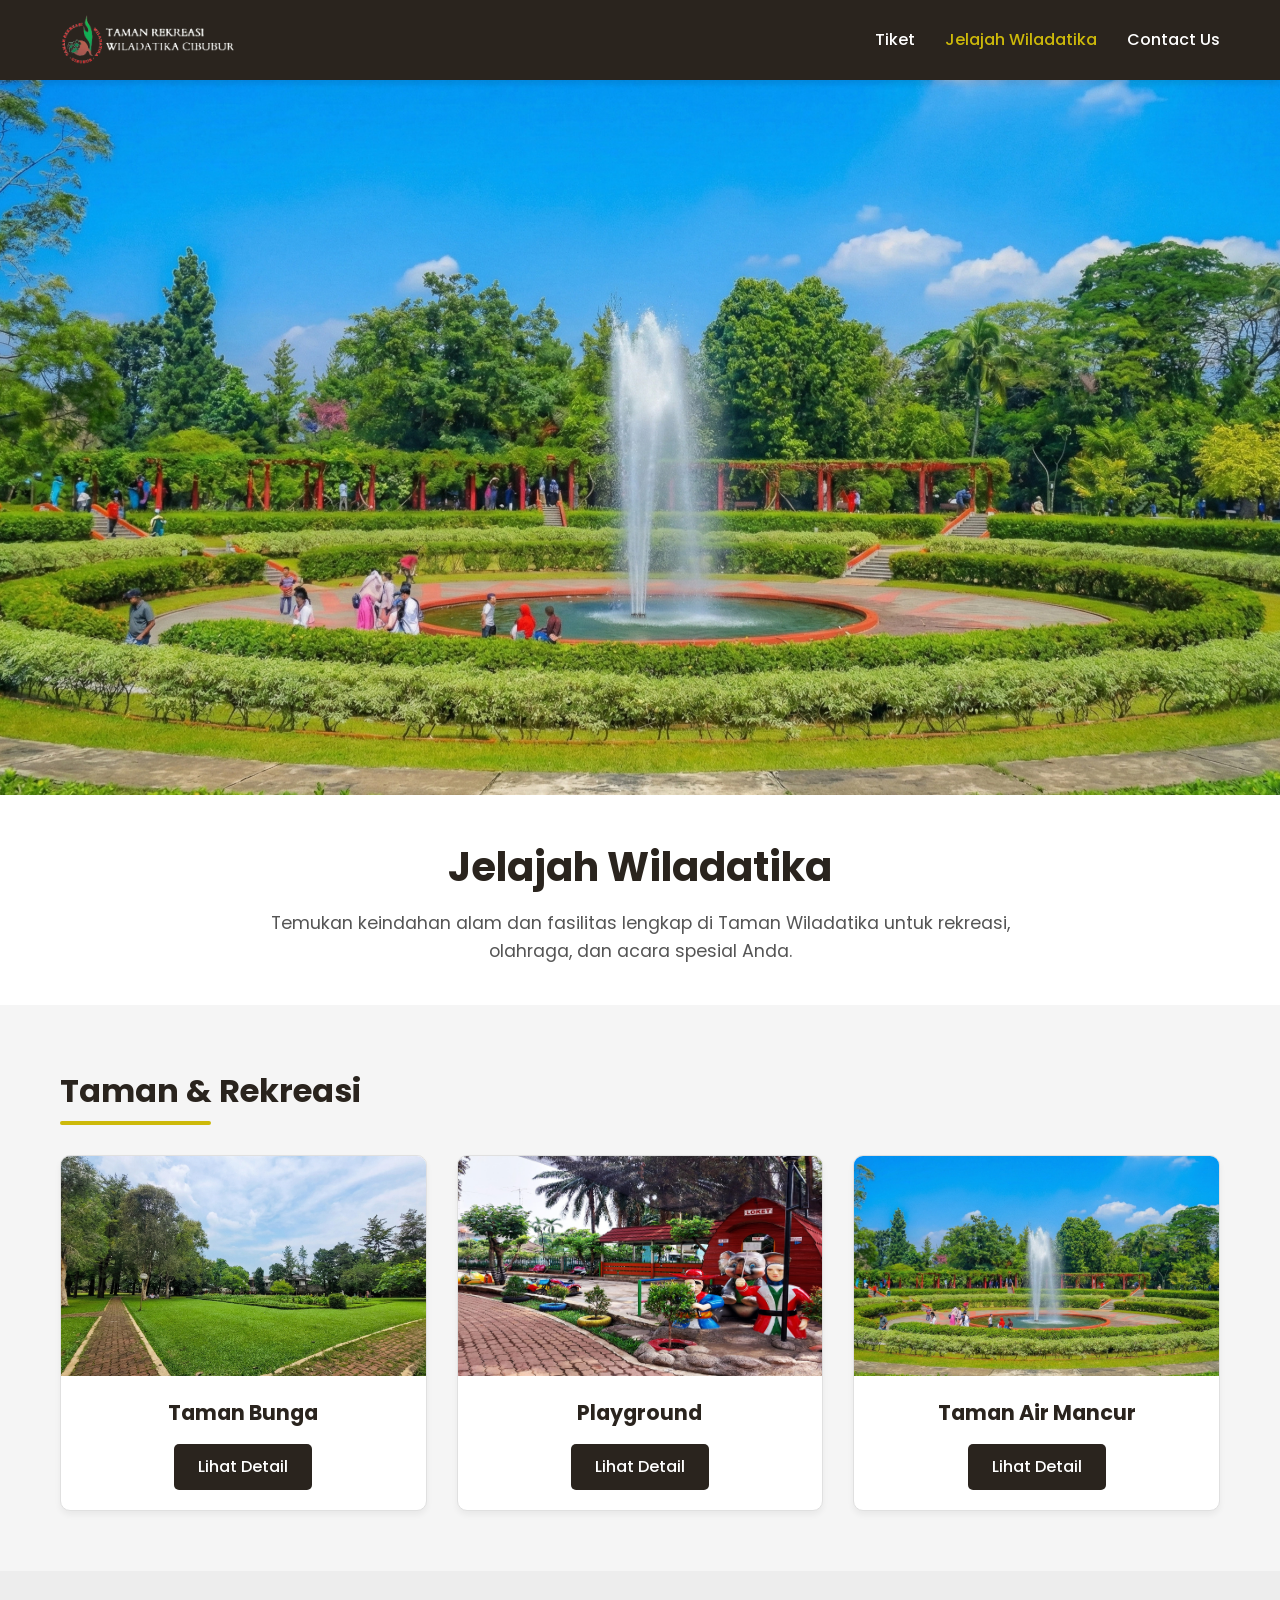
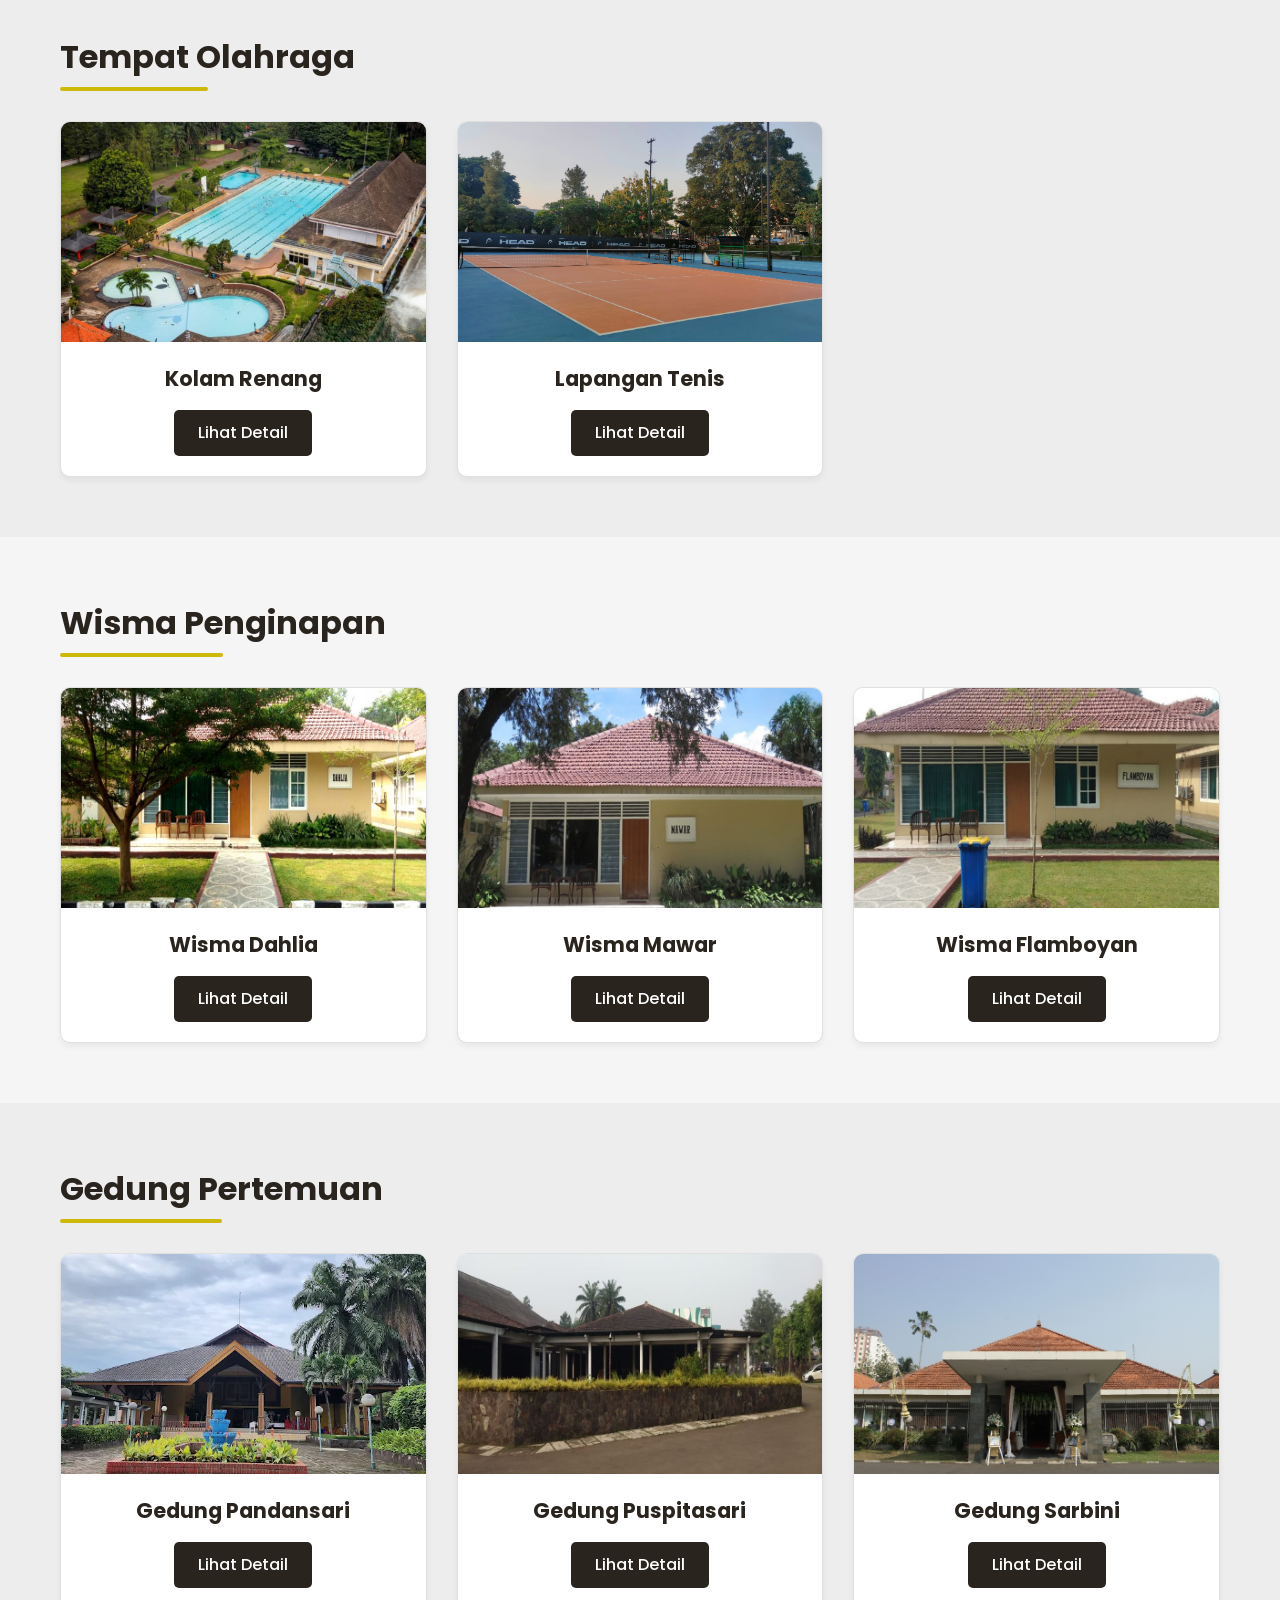
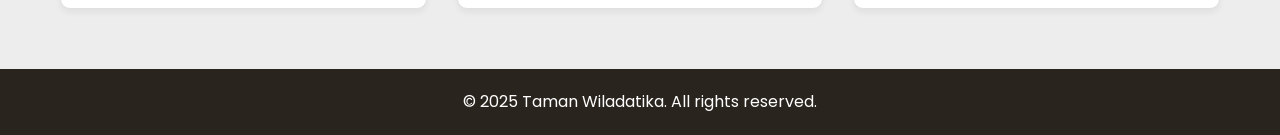
<file: index.html>
<!DOCTYPE html>
<html lang="id">
<head>
    <meta charset="UTF-8">
    <meta name="viewport" content="width=device-width, initial-scale=1.0">
    <title>Jelajah Wiladatika</title>
    <link rel="preconnect" href="https://fonts.googleapis.com">
    <link rel="preconnect" href="https://fonts.gstatic.com" crossorigin>
    <link href="https://fonts.googleapis.com/css2?family=Poppins:wght@300;400;500;600;700&display=swap" rel="stylesheet">
    <link rel="stylesheet" href="Stefanus/css/css.css">
</head>
<body>

    <header class="site-header">
        <div class="container header-container">
            <div class="logo">
                <a href="index.html">
                    <img src="Stefanus/images/logo.png" alt="WILADATIKA">
                </a>
            </div>
            <nav class="navigation">
                <ul>
                    <li><a href="Keidy/tiket.html">Tiket</a></li>
                    <li><a href="Stefanus/jelajah wiladatika.html" class="active">Jelajah Wiladatika</a></li>
                    <li><a href="#">Contact Us</a></li>
                </ul>
            </nav>
        </div>
    </header>

    <main>
        <div class="hero-wrapper">
            <img src="Stefanus/images/banner jelajah.jpg" alt="Banner Jelajah">
        </div>

        <section class="intro-section">
            <div class="container">
                <h1>Jelajah Wiladatika</h1>
                <p>Temukan keindahan alam dan fasilitas lengkap di Taman Wiladatika untuk rekreasi, olahraga, dan acara spesial Anda.</p>
            </div>
        </section>

        <section class="category-section">
            <div class="container">
                <h2 class="category-title">Taman & Rekreasi</h2>
                <div class="product-grid">
                    <article class="product-card">
                        <div class="card-image">
                            <img src="Stefanus/images/taman utama.jpg" alt="Taman Bunga">
                        </div>
                        <div class="card-info">
                            <h3>Taman Bunga</h3>
                            <a href="Stefanus/detail-taman-bunga.html" class="btn-detail">Lihat Detail</a>
                        </div>
                    </article>

                    <article class="product-card">
                        <div class="card-image">
                            <img src="Stefanus/images/playground.jpg" alt="Playground">
                        </div>
                        <div class="card-info">
                            <h3>Playground</h3>
                            <a href="#" class="btn-detail">Lihat Detail</a>
                        </div>
                    </article>

                    <article class="product-card">
                        <div class="card-image">
                            <img src="Stefanus/images/banner jelajah.jpg" alt="Taman Air Mancur">
                        </div>
                        <div class="card-info">
                            <h3>Taman Air Mancur</h3>
                            <a href="#" class="btn-detail">Lihat Detail</a>
                        </div>
                    </article>
                </div>
            </div>
        </section>

        <section class="category-section alt-bg">
            <div class="container">
                <h2 class="category-title">Tempat Olahraga</h2>
                <div class="product-grid">
                    <article class="product-card">
                        <div class="card-image">
                            <img src="Stefanus/images/kolam renang.jpg" alt="Kolam Renang">
                        </div>
                        <div class="card-info">
                            <h3>Kolam Renang</h3>
                            <a href="Stefanus/detail-olahraga.html" class="btn-detail">Lihat Detail</a>
                        </div>
                    </article>

                    <article class="product-card">
                        <div class="card-image">
                            <img src="Stefanus/images/lapangan tennis.jpg" alt="Lapangan Tenis">
                        </div>
                        <div class="card-info">
                            <h3>Lapangan Tenis</h3>
                            <a href="#" class="btn-detail">Lihat Detail</a>
                        </div>
                    </article>
                </div>
            </div>
        </section>

        <section class="category-section">
            <div class="container">
                <h2 class="category-title">Wisma Penginapan</h2>
                <div class="product-grid">
                    <article class="product-card">
                        <div class="card-image">
                            <img src="Stefanus/images/wisma dahlia.jpg" alt="Wisma Dahlia">
                        </div>
                        <div class="card-info">
                            <h3>Wisma Dahlia</h3>
                            <a href="Stefanus/detail-wisma.html" class="btn-detail">Lihat Detail</a>
                        </div>
                    </article>

                    <article class="product-card">
                        <div class="card-image">
                            <img src="Stefanus/images/wisma mawar.jpg" alt="Wisma Mawar">
                        </div>
                        <div class="card-info">
                            <h3>Wisma Mawar</h3>
                            <a href="#" class="btn-detail">Lihat Detail</a>
                        </div>
                    </article>
                    
                    <article class="product-card">
                        <div class="card-image">
                            <img src="Stefanus/images/wisma flamboyan.jpg" alt="Wisma Flamboyan">
                        </div>
                        <div class="card-info">
                            <h3>Wisma Flamboyan</h3>
                            <a href="#" class="btn-detail">Lihat Detail</a>
                        </div>
                    </article>
                </div>
            </div>
        </section>

        <section class="category-section alt-bg">
            <div class="container">
                <h2 class="category-title">Gedung Pertemuan</h2>
                <div class="product-grid">
                    <article class="product-card">
                        <div class="card-image">
                            <img src="Stefanus/images/pandansari.jpg" alt="Gedung Pandansari">
                        </div>
                        <div class="card-info">
                            <h3>Gedung Pandansari</h3>
                            <a href="Stefanus/detail-gedung.html" class="btn-detail">Lihat Detail</a>
                        </div>
                    </article>

                    <article class="product-card">
                        <div class="card-image">
                            <img src="Stefanus/images/puspitasari.jpg" alt="Gedung Puspitasari">
                        </div>
                        <div class="card-info">
                            <h3>Gedung Puspitasari</h3>
                            <a href="#" class="btn-detail">Lihat Detail</a>
                        </div>
                    </article>

                    <article class="product-card">
                        <div class="card-image">
                            <img src="Stefanus/images/sarbini.jpg" alt="Gedung Sarbini">
                        </div>
                        <div class="card-info">
                            <h3>Gedung Sarbini</h3>
                            <a href="#" class="btn-detail">Lihat Detail</a>
                        </div>
                    </article>
                </div>
            </div>
        </section>

    </main>

    <footer>
        <div class="container">
            <p>&copy; 2025 Taman Wiladatika. All rights reserved.</p>
        </div>
    </footer>

</body>

</html>
</file>
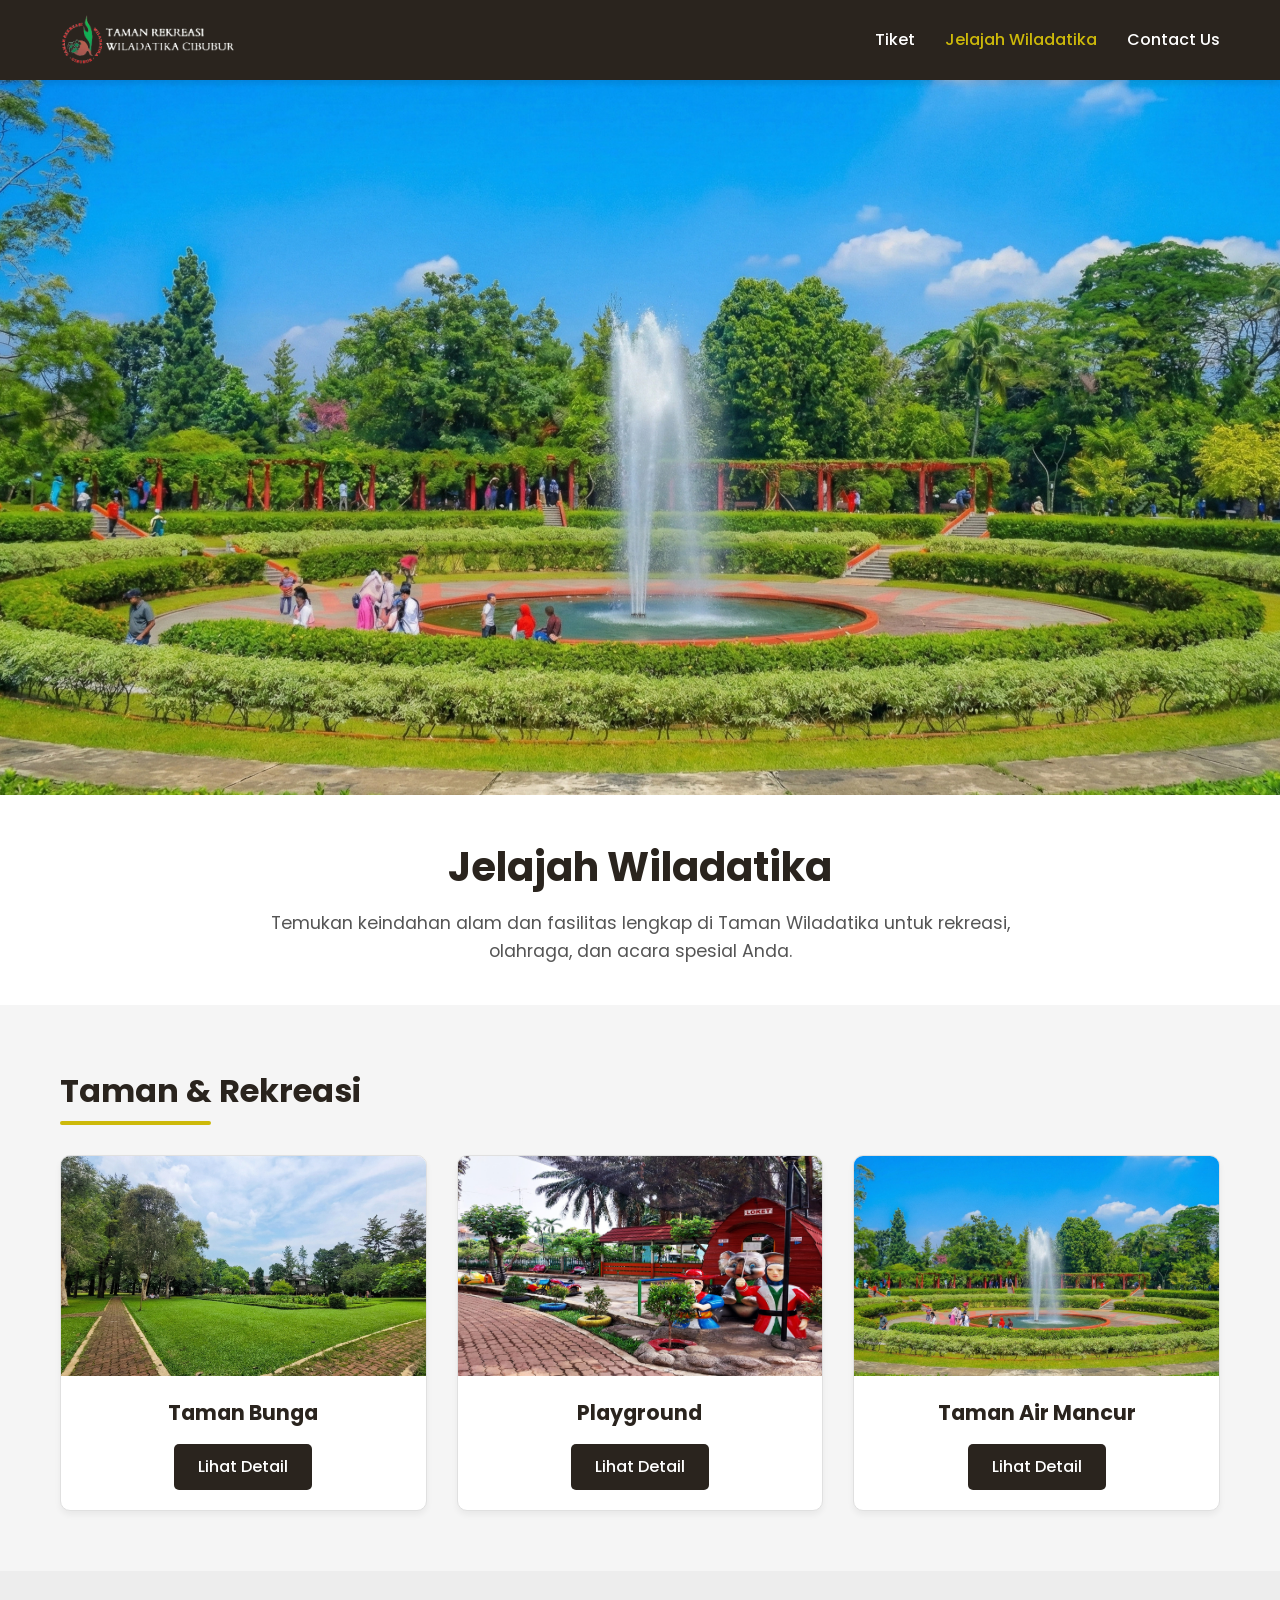
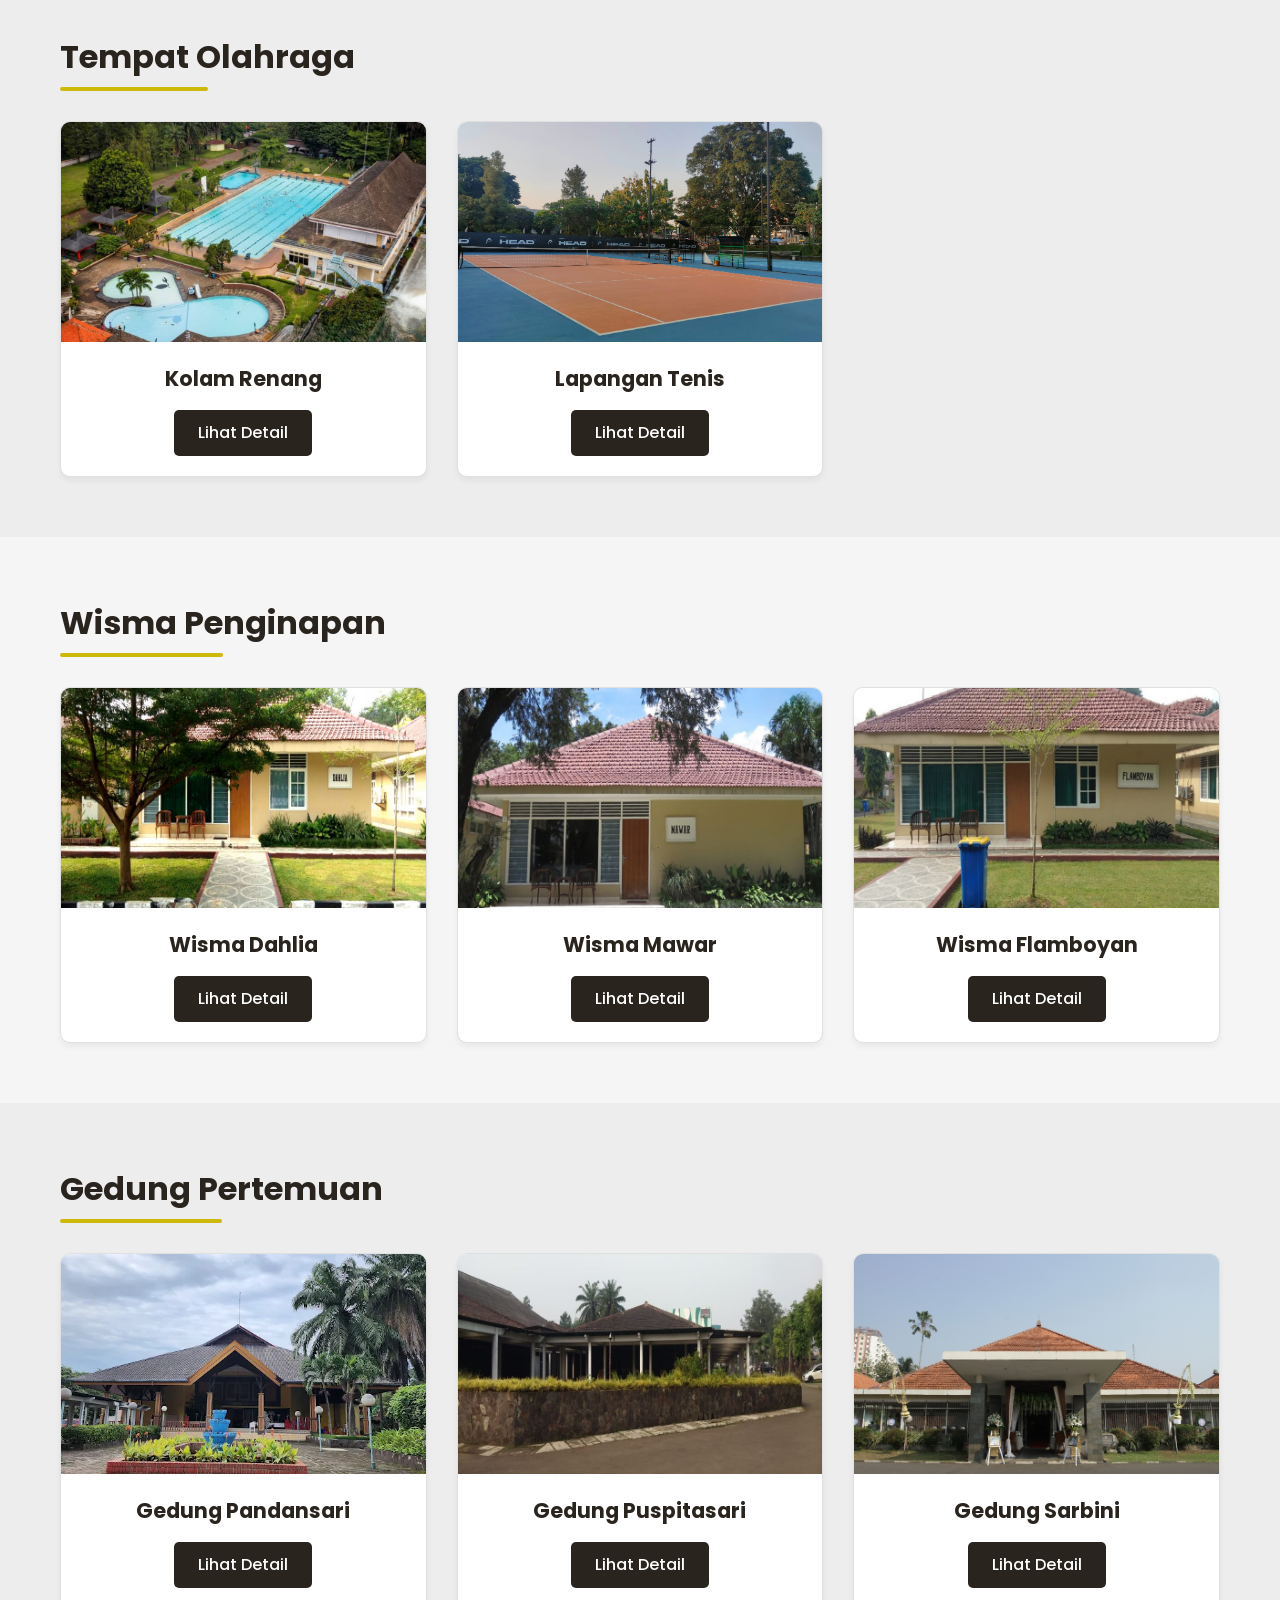
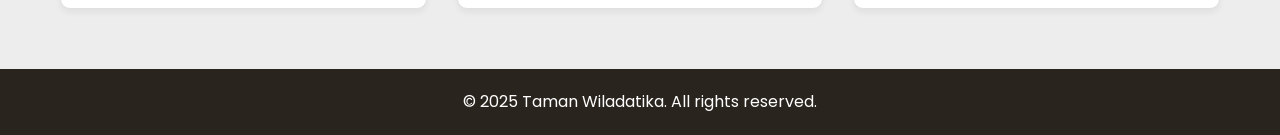
<file: Stefanus/index.html>
<!DOCTYPE html>
<html lang="id">
<head>
    <meta charset="UTF-8">
    <meta name="viewport" content="width=device-width, initial-scale=1.0">
    <title>Jelajah Wiladatika</title>
    <link rel="preconnect" href="https://fonts.googleapis.com">
    <link rel="preconnect" href="https://fonts.gstatic.com" crossorigin>
    <link href="https://fonts.googleapis.com/css2?family=Poppins:wght@300;400;500;600;700&display=swap" rel="stylesheet">
    <link rel="stylesheet" href="css/css.css">
</head>
<body>

    <header class="site-header">
        <div class="container header-container">
            <div class="logo">
                <a href="index.html">
                    <img src="images/logo.png" alt="WILADATIKA">
                </a>
            </div>
            <nav class="navigation">
                <ul>
                    <li><a href="../Keidy/tiket.html">Tiket</a></li>
                    <li><a href="jelajah wiladatika.html" class="active">Jelajah Wiladatika</a></li>
                    <li><a href="contact.html">Contact Us</a></li>
                </ul>
            </nav>
        </div>
    </header>

    <main>
        <div class="hero-wrapper">
            <img src="images/banner jelajah.jpg" alt="Banner Jelajah">
        </div>

        <section class="intro-section">
            <div class="container">
                <h1>Jelajah Wiladatika</h1>
                <p>Temukan keindahan alam dan fasilitas lengkap di Taman Wiladatika untuk rekreasi, olahraga, dan acara spesial Anda.</p>
            </div>
        </section>

        <section class="category-section">
            <div class="container">
                <h2 class="category-title">Taman & Rekreasi</h2>
                <div class="product-grid">
                    <article class="product-card">
                        <div class="card-image">
                            <img src="images/taman utama.jpg" alt="Taman Bunga">
                        </div>
                        <div class="card-info">
                            <h3>Taman Bunga</h3>
                            <a href="detail-taman-bunga.html" class="btn-detail">Lihat Detail</a>
                        </div>
                    </article>

                    <article class="product-card">
                        <div class="card-image">
                            <img src="images/playground.jpg" alt="Playground">
                        </div>
                        <div class="card-info">
                            <h3>Playground</h3>
                            <a href="#" class="btn-detail">Lihat Detail</a>
                        </div>
                    </article>

                    <article class="product-card">
                        <div class="card-image">
                            <img src="images/banner jelajah.jpg" alt="Taman Air Mancur">
                        </div>
                        <div class="card-info">
                            <h3>Taman Air Mancur</h3>
                            <a href="#" class="btn-detail">Lihat Detail</a>
                        </div>
                    </article>
                </div>
            </div>
        </section>

        <section class="category-section alt-bg">
            <div class="container">
                <h2 class="category-title">Tempat Olahraga</h2>
                <div class="product-grid">
                    <article class="product-card">
                        <div class="card-image">
                            <img src="images/kolam renang.jpg" alt="Kolam Renang">
                        </div>
                        <div class="card-info">
                            <h3>Kolam Renang</h3>
                            <a href="detail-olahraga.html" class="btn-detail">Lihat Detail</a>
                        </div>
                    </article>

                    <article class="product-card">
                        <div class="card-image">
                            <img src="images/lapangan tennis.jpg" alt="Lapangan Tenis">
                        </div>
                        <div class="card-info">
                            <h3>Lapangan Tenis</h3>
                            <a href="#" class="btn-detail">Lihat Detail</a>
                        </div>
                    </article>
                </div>
            </div>
        </section>

        <section class="category-section">
            <div class="container">
                <h2 class="category-title">Wisma Penginapan</h2>
                <div class="product-grid">
                    <article class="product-card">
                        <div class="card-image">
                            <img src="images/wisma dahlia.jpg" alt="Wisma Dahlia">
                        </div>
                        <div class="card-info">
                            <h3>Wisma Dahlia</h3>
                            <a href="detail-wisma.html" class="btn-detail">Lihat Detail</a>
                        </div>
                    </article>

                    <article class="product-card">
                        <div class="card-image">
                            <img src="images/wisma mawar.jpg" alt="Wisma Mawar">
                        </div>
                        <div class="card-info">
                            <h3>Wisma Mawar</h3>
                            <a href="#" class="btn-detail">Lihat Detail</a>
                        </div>
                    </article>
                    
                    <article class="product-card">
                        <div class="card-image">
                            <img src="images/wisma flamboyan.jpg" alt="Wisma Flamboyan">
                        </div>
                        <div class="card-info">
                            <h3>Wisma Flamboyan</h3>
                            <a href="#" class="btn-detail">Lihat Detail</a>
                        </div>
                    </article>
                </div>
            </div>
        </section>

        <section class="category-section alt-bg">
            <div class="container">
                <h2 class="category-title">Gedung Pertemuan</h2>
                <div class="product-grid">
                    <article class="product-card">
                        <div class="card-image">
                            <img src="images/pandansari.jpg" alt="Gedung Pandansari">
                        </div>
                        <div class="card-info">
                            <h3>Gedung Pandansari</h3>
                            <a href="detail-gedung.html" class="btn-detail">Lihat Detail</a>
                        </div>
                    </article>

                    <article class="product-card">
                        <div class="card-image">
                            <img src="images/puspitasari.jpg" alt="Gedung Puspitasari">
                        </div>
                        <div class="card-info">
                            <h3>Gedung Puspitasari</h3>
                            <a href="#" class="btn-detail">Lihat Detail</a>
                        </div>
                    </article>

                    <article class="product-card">
                        <div class="card-image">
                            <img src="images/sarbini.jpg" alt="Gedung Sarbini">
                        </div>
                        <div class="card-info">
                            <h3>Gedung Sarbini</h3>
                            <a href="#" class="btn-detail">Lihat Detail</a>
                        </div>
                    </article>
                </div>
            </div>
        </section>

    </main>

    <footer>
        <div class="container">
            <p>&copy; 2025 Taman Wiladatika. All rights reserved.</p>
        </div>
    </footer>

</body>
</html>
</file>
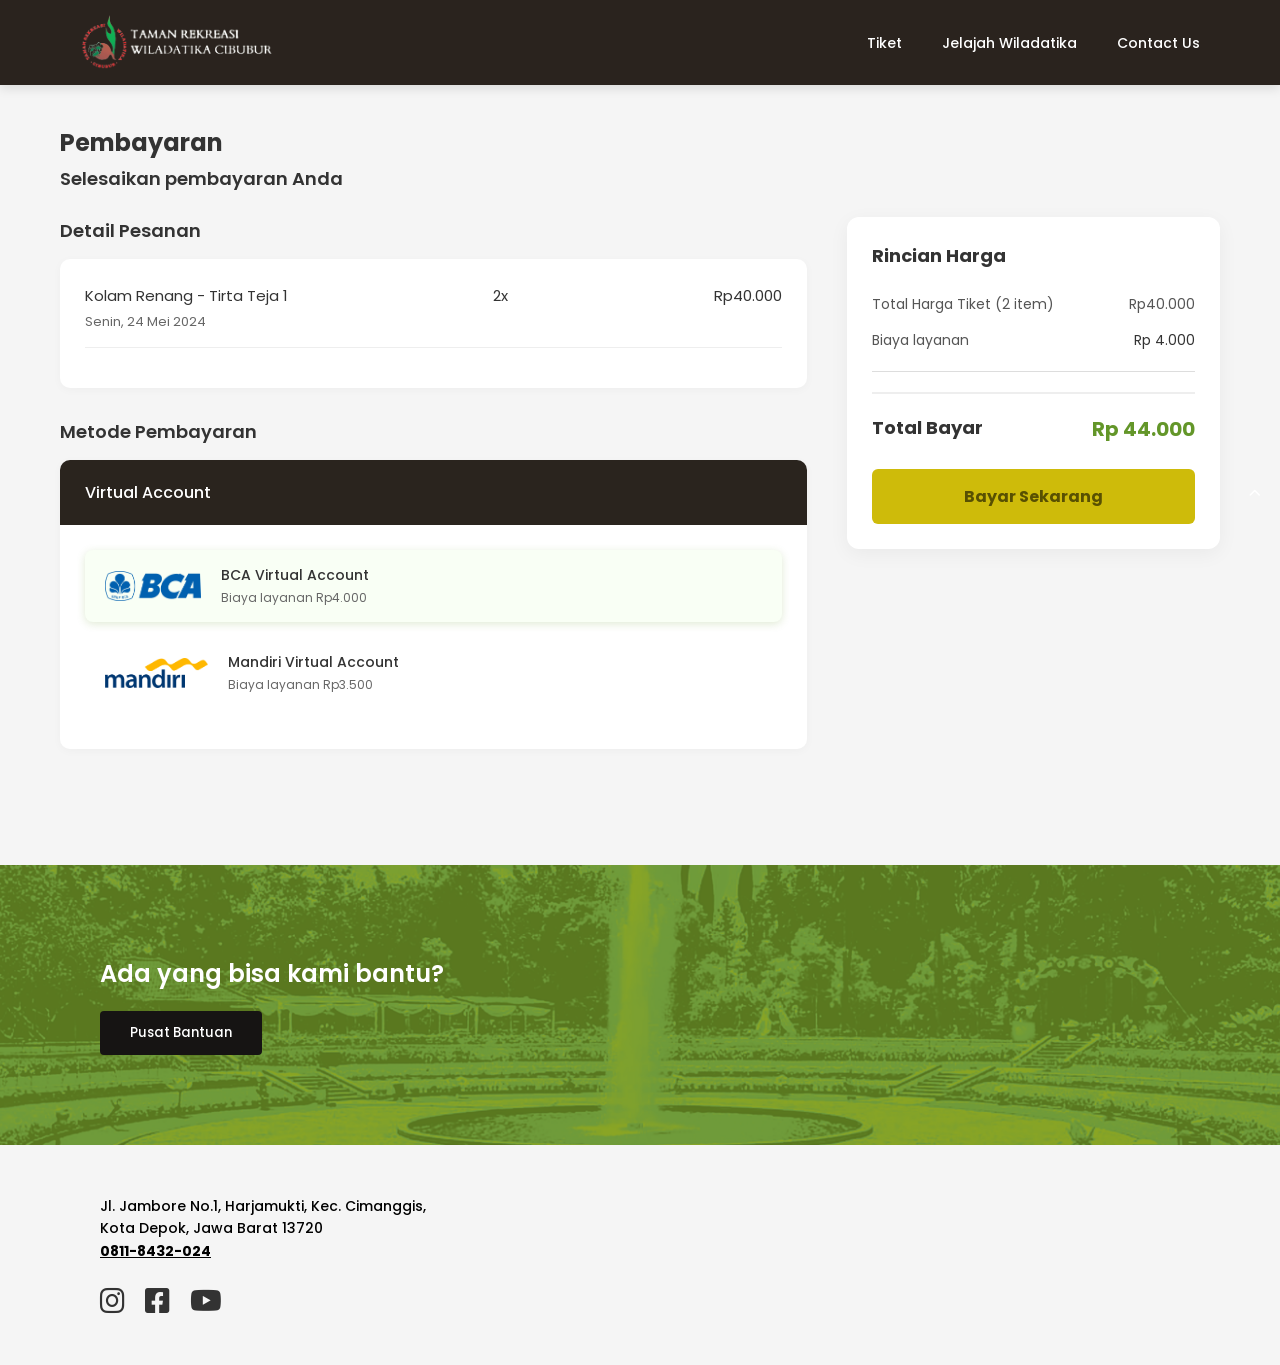
<file: Keidy/pembayaran.html>
<!DOCTYPE html>
<html lang="id">
<head>
    <meta charset="UTF-8">
    <meta name="viewport" content="width=device-width, initial-scale=1.0">
    <title>Pembayaran - Taman Rekreasi Wiladatika</title>
    <link href="https://fonts.googleapis.com/css2?family=Poppins:wght@300;400;500;600;700&display=swap" rel="stylesheet">
    <link rel="stylesheet" href="https://cdnjs.cloudflare.com/ajax/libs/font-awesome/6.0.0/css/all.min.css">
    
    <link rel="stylesheet" href="css/style.css">
</head>
<body>

    <header>
        <div class="logo-container">
            <img src="images/logo.png" alt="Logo TRW" class="logo-img">
        </div>
        <nav>
            <ul>
                <li><a href="../Keidy/tiket.html">Tiket</a></li>
                <li><a href="../Stefanus/index.html">Jelajah Wiladatika</a></li>
                <li><a href="#">Contact Us</a></li>
            </ul>
        </nav>
    </header>

    <main>
        <h1>Pembayaran</h1>
        <h2>Selesaikan pembayaran Anda</h2>

        <div class="content-grid">
            <div class="left-column">
                <h3 class="payment-section-title">Detail Pesanan</h3>
                <div class="order-detail-card">
                    <div class="order-item-row">
                        <div class="order-item-name">
                            Kolam Renang - Tirta Teja 1
                            <span>Senin, 24 Mei 2024</span>
                        </div>
                        <div class="order-item-qty">2x</div>
                        <div class="order-item-price">Rp40.000</div>
                    </div>
                    <div style="border-bottom: 1px solid #eee; margin: 15px 0;"></div>
                </div>

                <h3 class="payment-section-title">Metode Pembayaran</h3>
                <div class="payment-accordion">
                    <div class="payment-header active" onclick="togglePaymentPanel(this)">
                        <span>Virtual Account</span>
                        <i class="fas fa-chevron-down"></i>
                    </div>
                    
                    <div class="payment-content open" id="paymentPanel">
                        <div class="bank-option-container">
                            <input type="radio" id="bca" name="payment_method" value="4000" onchange="calculateTotal()" checked>
                            <label for="bca" class="bank-label">
                                <img src="images/logo-bca.png" alt="BCA" class="bank-logo">
                                <div class="bank-details">
                                    BCA Virtual Account
                                    <span>Biaya layanan Rp4.000</span>
                                </div>
                            </label>
                        </div>

                        <div class="bank-option-container">
                            <input type="radio" id="mandiri" name="payment_method" value="3500" onchange="calculateTotal()">
                            <label for="mandiri" class="bank-label">
                                <img src="images/logo-mandiri.png" alt="Mandiri" class="bank-logo">
                                <div class="bank-details">
                                    Mandiri Virtual Account
                                    <span>Biaya layanan Rp3.500</span>
                                </div>
                            </label>
                        </div>
                    </div>
                </div>
            </div>

            <aside class="cart-sidebar">
                <div class="cart-card">
                   <h3 style="margin-bottom: 25px; font-size: 18px;">Rincian Harga</h3>

                   <div class="summary-row">
                       <span>Total Harga Tiket (2 item)</span>
                       <span>Rp40.000</span>
                   </div>
                   
                   <div class="summary-row">
                       <span>Biaya layanan</span>
                       <span id="service-fee" style="color: var(--text-dark);">Rp0</span>
                   </div>

                   <div class="cart-divider"></div>

                   <div class="summary-total">
                       <span>Total Bayar</span>
                       <span id="final-total" style="color: var(--green); font-size: 20px;">Rp40.000</span>
                   </div>

                   <button class="btn-pay-now">Bayar Sekarang</button>
                </div>
            </aside>
        </div>
    </main>

    <div class="help-banner">
        <img src="images/Background.png" alt="Park Background" class="help-banner-bg">
        <div class="banner-content">
            <h2>Ada yang bisa kami bantu?</h2>
            <button class="btn-help">Pusat Bantuan</button>
        </div>
    </div>

    <footer>
        <div class="footer-address">
            Jl. Jambore No.1, Harjamukti, Kec. Cimanggis,<br>
            Kota Depok, Jawa Barat 13720<br>
            <span style="text-decoration: underline; font-weight: 700;">0811-8432-024</span>
        </div>
        <div class="social-icons">
            <i class="fab fa-instagram"></i>
            <i class="fab fa-facebook-square"></i>
            <i class="fab fa-youtube"></i>
        </div>
    </footer>

    <script>
        const baseTicketPrice = 40000;

        const formatRupiah = (number) => {
            return new Intl.NumberFormat('id-ID', { style: 'currency', currency: 'IDR', minimumFractionDigits: 0 }).format(number);
        }

        function togglePaymentPanel(headerElement) {
            headerElement.classList.toggle('active');
            const panel = headerElement.nextElementSibling;
            panel.classList.toggle('open');
        }

        function calculateTotal() {
            const selectedMethod = document.querySelector('input[name="payment_method"]:checked');
            
            let adminFee = 0;
            if (selectedMethod) {
                adminFee = parseInt(selectedMethod.value);
            }

            const finalTotal = baseTicketPrice + adminFee;

            document.getElementById('service-fee').innerText = formatRupiah(adminFee);
            document.getElementById('final-total').innerText = formatRupiah(finalTotal);
        }

        window.onload = calculateTotal;
    </script>
</body>
</html>
</file>
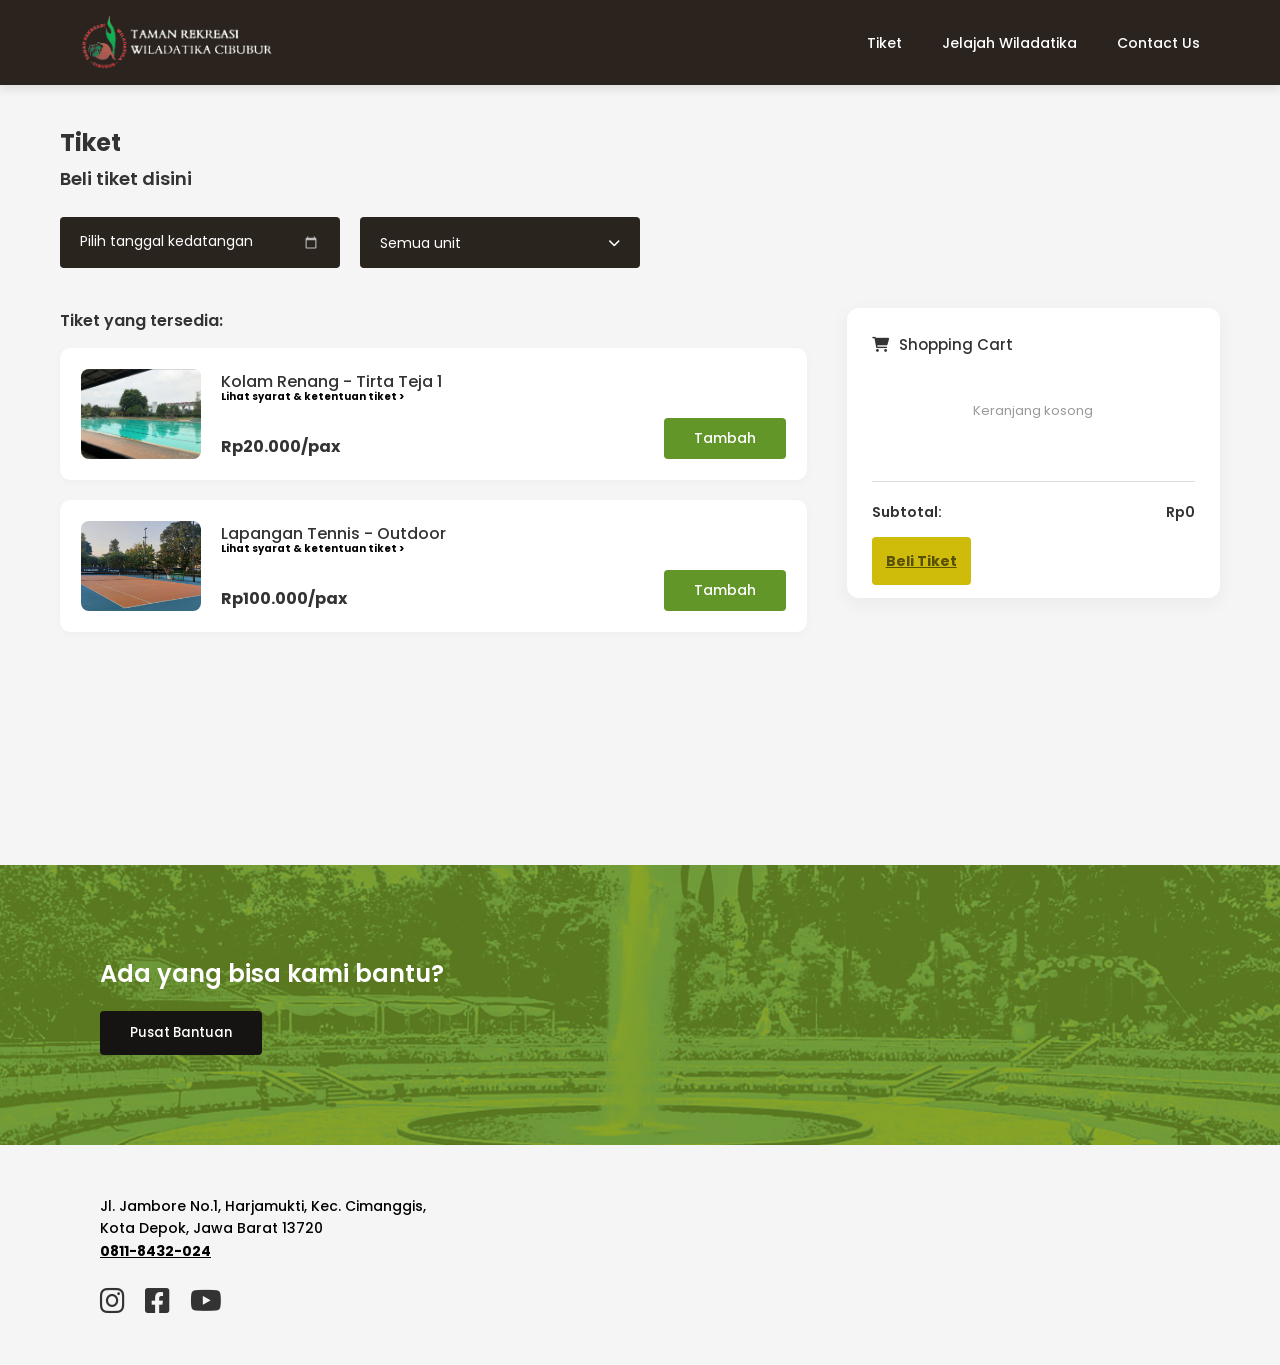
<file: Keidy/tiket.html>
<!DOCTYPE html>
<html lang="id">
<head>
    <meta charset="UTF-8">
    <meta name="viewport" content="width=device-width, initial-scale=1.0">
    <title>Tiket Taman Rekreasi Wiladatika</title>
    <link href="https://fonts.googleapis.com/css2?family=Poppins:wght@300;400;500;600;700&display=swap" rel="stylesheet">
    <link rel="stylesheet" href="https://cdnjs.cloudflare.com/ajax/libs/font-awesome/6.0.0/css/all.min.css">
    
    <link rel="stylesheet" href="css/style.css">
</head>
<body>

    <header>
        <div class="logo-container">
            <img src="images/logo.png" alt="Logo TRW" class="logo-img">
        </div>
        <nav>
            <ul>
                <li><a href="../Keidy/tiket.html">Tiket</a></li>
                <li><a href="../Stefanus/index.html">Jelajah Wiladatika</a></li>
                <li><a href="#">Contact Us</a></li>
            </ul>
        </nav>
    </header>

    <main>
        <h1>Tiket</h1>
        <h2>Beli tiket disini</h2>

        <div class="filters-container">
            <div class="filter-box">
                <input type="date" class="filter-input" placeholder="Pilih tanggal kedatangan" required>
            </div>

            <div class="filter-box">
                <select class="filter-select" id="unitSelect" onchange="filterTickets()">
                    <option value="all">Semua unit</option>
                    <option value="pool">Kolam Renang</option>
                    <option value="tennis">Lapangan Tenis</option>
                </select>
                <i class="fas fa-chevron-down"></i>
            </div>
        </div>

        <div class="content-grid">
            <div class="ticket-list">
                <span class="section-label">Tiket yang tersedia:</span>

                <div class="ticket-card" id="ticket-1" data-category="pool">
                    <img src="images/kolam renang.png" alt="Kolam Renang" class="ticket-img">
                    <div class="ticket-details">
                        <div>
                            <div class="ticket-name">Kolam Renang - Tirta Teja 1</div>
                            <a href="#" class="ticket-terms">Lihat syarat & ketentuan tiket ></a>
                        </div>
                        <div class="ticket-price">Rp20.000/pax</div>
                    </div>
                    
                    <div class="action-wrapper">
                        <button class="btn-add" onclick="addToCart(1, 'Kolam Renang - Tirta Teja 1', 20000)">Tambah</button>
                        <div class="counter-control" id="counter-1">
                            <button class="counter-btn" onclick="updateQty(1, -1)">-</button>
                            <span class="count-val" id="count-val-1">1</span>
                            <button class="counter-btn" onclick="updateQty(1, 1)">+</button>
                        </div>
                    </div>
                </div>

                <div class="ticket-card" id="ticket-2" data-category="tennis">
                    <img src="images/lapangan tennis.jpg" alt="Lapangan Tennis" class="ticket-img">
                    <div class="ticket-details">
                        <div>
                            <div class="ticket-name">Lapangan Tennis - Outdoor</div>
                            <a href="#" class="ticket-terms">Lihat syarat & ketentuan tiket ></a>
                        </div>
                        <div class="ticket-price">Rp100.000/pax</div>
                    </div>
                    
                    <div class="action-wrapper">
                        <button class="btn-add" onclick="addToCart(2, 'Lapangan Tennis - Outdoor', 100000)">Tambah</button>
                        <div class="counter-control" id="counter-2">
                            <button class="counter-btn" onclick="updateQty(2, -1)">-</button>
                            <span class="count-val" id="count-val-2">1</span>
                            <button class="counter-btn" onclick="updateQty(2, 1)">+</button>
                        </div>
                    </div>
                </div>
            </div>

            <aside class="cart-sidebar">
                <div class="cart-card">
                    <div class="cart-header">
                        <i class="fas fa-shopping-cart"></i>
                        <span>Shopping Cart</span>
                    </div>

                    <div id="cart-items" class="cart-items-container">
                        <div class="empty-msg">Keranjang kosong</div>
                    </div>

                    <div class="cart-divider"></div>

                    <div class="subtotal-row">
                        <span>Subtotal:</span>
                        <span id="cart-subtotal">Rp0</span>
                    </div>

                    <a href="pembayaran.html" class="btn-checkout">Beli Tiket</a>
                </div>
            </aside>
        </div>
    </main>

    <div class="help-banner">
        <img src="images/Background.png" alt="Park Background" class="help-banner-bg">
        <div class="banner-content">
            <h2>Ada yang bisa kami bantu?</h2>
            <button class="btn-help">Pusat Bantuan</button>
        </div>
    </div>

    <footer>
        <div class="footer-address">
            Jl. Jambore No.1, Harjamukti, Kec. Cimanggis,<br>
            Kota Depok, Jawa Barat 13720<br>
            <span style="text-decoration: underline; font-weight: 700;">0811-8432-024</span>
        </div>
        <div class="social-icons">
            <i class="fab fa-instagram"></i>
            <i class="fab fa-facebook-square"></i>
            <i class="fab fa-youtube"></i>
        </div>
    </footer>

    <script>
        function filterTickets() {
            const selectedUnit = document.getElementById('unitSelect').value;
            const ticketPool = document.getElementById('ticket-1');
            const ticketTennis = document.getElementById('ticket-2');

            ticketPool.style.display = 'flex';
            ticketTennis.style.display = 'flex';

            if (selectedUnit === 'pool') {
                ticketTennis.style.display = 'none';
            } else if (selectedUnit === 'tennis') {
                ticketPool.style.display = 'none';
            }
        }

        let cart = {};

        const formatRupiah = (number) => {
            return new Intl.NumberFormat('id-ID', { style: 'currency', currency: 'IDR', minimumFractionDigits: 0 }).format(number);
        }

        function addToCart(id, name, price) {
            if (!cart[id]) {
                cart[id] = { name, price, qty: 1 };
                const card = document.getElementById(`ticket-${id}`);
                card.querySelector('.btn-add').style.display = 'none';
                card.querySelector('.counter-control').style.display = 'flex';
                document.getElementById(`count-val-${id}`).innerText = 1;
            }
            renderCart();
        }

        function updateQty(id, change) {
            if (cart[id]) {
                cart[id].qty += change;
                if (cart[id].qty <= 0) {
                    delete cart[id];
                    const card = document.getElementById(`ticket-${id}`);
                    card.querySelector('.btn-add').style.display = 'block';
                    card.querySelector('.counter-control').style.display = 'none';
                } else {
                    document.getElementById(`count-val-${id}`).innerText = cart[id].qty;
                }
                renderCart();
            }
        }

        function removeItem(id) {
            cart[id].qty = 0;
            updateQty(id, 0); 
        }

        function renderCart() {
            const container = document.getElementById('cart-items');
            const subtotalEl = document.getElementById('cart-subtotal');
            
            container.innerHTML = '';
            let total = 0;
            let hasItems = false;

            for (const [id, item] of Object.entries(cart)) {
                hasItems = true;
                total += item.price * item.qty;

                const itemHTML = `
                    <div class="cart-item">
                        <div class="cart-item-details" style="flex:1;">
                            <div class="cart-item-name">${item.name}</div>
                            <div class="cart-item-qty">${item.qty}x</div>
                        </div>
                        <button class="btn-remove" onclick="removeItem(${id})">x</button>
                    </div>
                `;
                container.innerHTML += itemHTML;
            }

            if (!hasItems) {
                container.innerHTML = '<div class="empty-msg">Keranjang kosong</div>';
            }

            subtotalEl.innerText = formatRupiah(total);
        }
    </script>
</body>
</html>
</file>
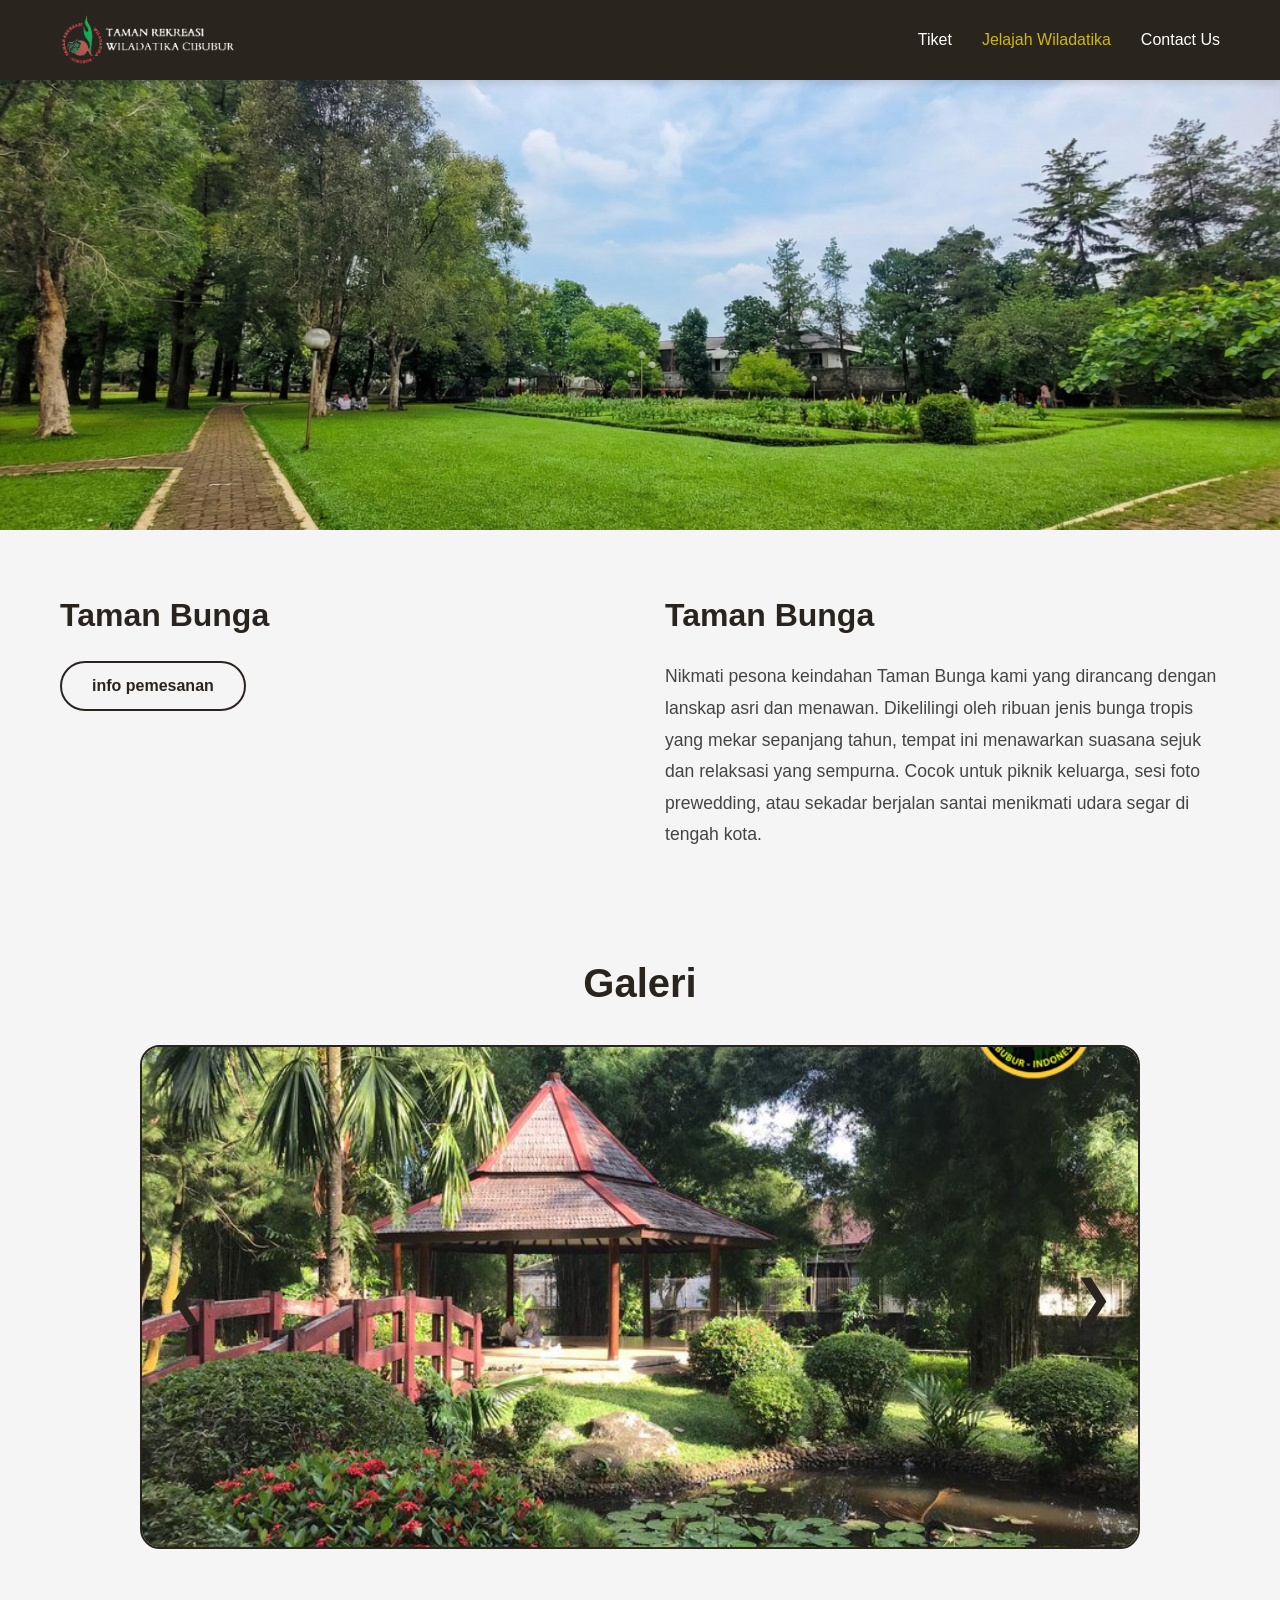
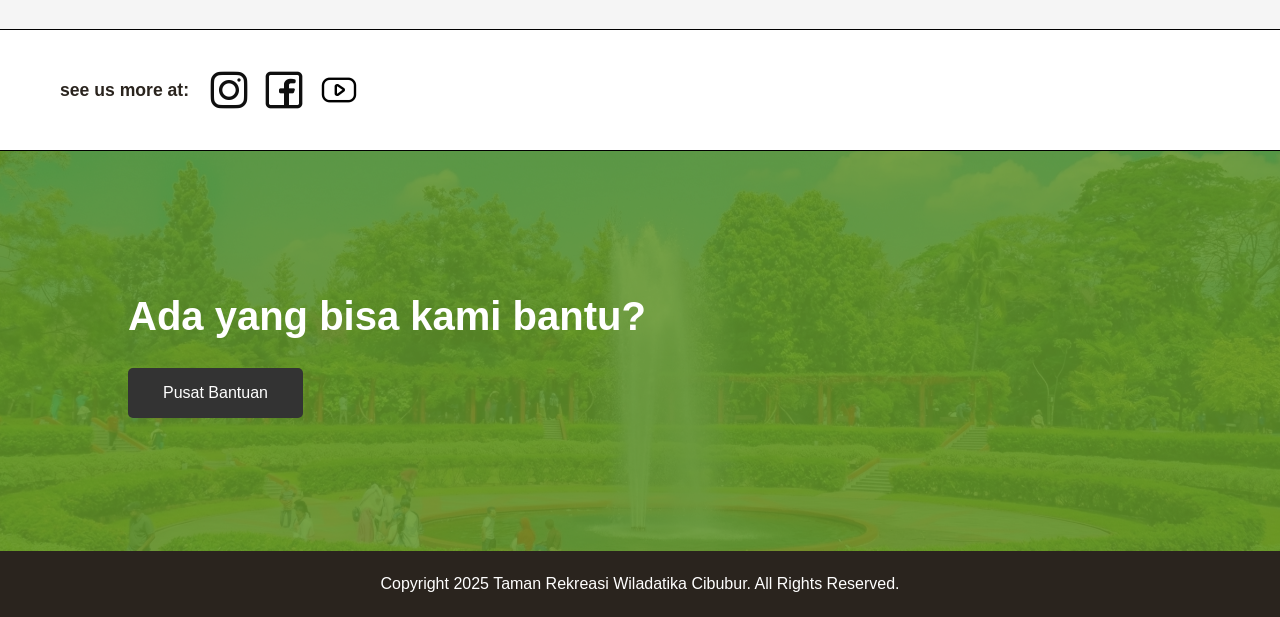
<file: Stefanus/detail-taman-bunga.html>
<!DOCTYPE html>
<html lang="id">
<head>
    <meta charset="UTF-8">
    <meta name="viewport" content="width=device-width, initial-scale=1.0">
    <title>Detail Produk - Taman Bunga</title>
    <link rel="stylesheet" href="css/css.css">
</head>
<body>

    <header class="site-header">
        <div class="container header-container">
            <div class="logo">
                <a href="index.html">
                    <img src="images/logo.png" alt="WILADATIKA">
                </a>
            </div>
            <nav class="navigation">
                <ul>
                    <li><a href="../Keidy/tiket.html">Tiket</a></li>
                    <li><a href="../Stefanus/index.html" class="active">Jelajah Wiladatika</a></li>
                    <li><a href="#">Contact Us</a></li>
                </ul>
            </nav>
        </div>
    </header>

    <main>
        <section class="hero-section">
            <img src="images/taman utama.jpg" alt="Pemandangan Taman Bunga">
        </section>

        <section class="info-split-section">
            <div class="container split-layout">
                <div class="info-left">
                    <h1>Taman Bunga</h1>
                    <a href="#" class="btn-outline">info pemesanan</a>
                </div>
                
                <div class="info-right">
                    <h2>Taman Bunga</h2>
                    <p>
                        Nikmati pesona keindahan Taman Bunga kami yang dirancang dengan lanskap asri dan menawan. 
                        Dikelilingi oleh ribuan jenis bunga tropis yang mekar sepanjang tahun, tempat ini 
                        menawarkan suasana sejuk dan relaksasi yang sempurna. Cocok untuk piknik keluarga, 
                        sesi foto prewedding, atau sekadar berjalan santai menikmati udara segar di tengah kota.
                    </p>
                </div>
            </div>
        </section>

        <section class="gallery-section">
            <div class="container">
                <h2>Galeri</h2>
                
                <div class="gallery-wrapper">
                    <div class="gallery-track-container">
                        <ul class="gallery-track">
                            <li class="gallery-slide">
                                <img src="images/taman 1.jpg" alt="Galeri Taman 1">
                            </li>
                            <li class="gallery-slide">
                                <img src="images/taman 2.jpg" alt="Galeri Taman 2">
                            </li>
                            <li class="gallery-slide">
                                <img src="images/taman 3.jpg" alt="Galeri Taman 3">
                            </li>
                            <li class="gallery-slide">
                                <img src="images/taman 4.jpg" alt="Galeri Taman 4">
                            </li>
                        </ul>
                    </div>
                    
                    <button class="slider-btn prev-btn">&#10094;</button>
                    <button class="slider-btn next-btn">&#10095;</button>
                </div>
            </div>
        </section>

        <section class="social-section">
            <div class="social-container">
                <span class="social-text">see us more at:</span>
                <div class="social-icons">
                    <a href="#" class="social-icon"><img src="images/instagram.png" alt="Instagram"></a>
                    <a href="#" class="social-icon"><img src="images/facebook.png" alt="Facebook"></a>
                    <a href="#" class="social-icon"><img src="images/youtube.png" alt="YouTube"></a>
                </div>
            </div>
        </section>

        <section class="help-section">
            <div class="help-bg-image">
                <img src="images/banner jelajah.jpg" alt="Banner Jelajah">
            </div>
            <div class="help-overlay"></div>
            
            <div class="help-content">
                <h2>Ada yang bisa kami bantu?</h2>
                <a href="contact.html" class="btn-help">Pusat Bantuan</a>
            </div>
        </section>
    </main>

    <footer>
        <div class="container">
            <p>Copyright 2025 Taman Rekreasi Wiladatika Cibubur. All Rights Reserved.</p>
        </div>
    </footer>

    <script>
        const track = document.querySelector('.gallery-track');
        const slides = Array.from(track.children);
        const nextButton = document.querySelector('.next-btn');
        const prevButton = document.querySelector('.prev-btn');

        let currentIndex = 0;

        const updateSlidePosition = () => {
            track.style.transform = 'translateX(-' + (currentIndex * 100) + '%)';
        };

        nextButton.addEventListener('click', () => {
            currentIndex++;
            if (currentIndex >= slides.length) {
                currentIndex = 0;
            }
            updateSlidePosition();
        });

        prevButton.addEventListener('click', () => {
            currentIndex--;
            if (currentIndex < 0) {
                currentIndex = slides.length - 1;
            }
            updateSlidePosition();
        });
    </script>

</body>
</html>
</file>
<file: Stefanus/css/css.css>
/*CSS untuk laman jelajah*/
:root {
    --header-bg: hsl(30, 17%, 14%);
    --bg-color: hsl(0, 0%, 96%);
    --text-dark: hsl(30, 17%, 14%);
    --text-white: hsl(0, 0%, 100%);
    --accent-color: hsl(54, 91%, 42%);
    --card-bg: hsl(0, 0%, 100%);
    --button-bg: hsl(30, 17%, 14%);
    --alt-bg: hsl(0, 0%, 93%);
    --green-overlay: hsla(88, 57%, 37%, 0.85);
}

* {
    margin: 0;
    padding: 0;
    box-sizing: border-box;
}

body {
    font-family: 'Poppins', sans-serif;
    background-color: var(--bg-color);
    color: var(--text-dark);
    line-height: 1.6;
    overflow-x: hidden;
}

img {
    max-width: 100%;
    display: block;
}

.container {
    max-width: 1200px;
    margin: 0 auto;
    padding: 0 20px;
}

.site-header {
    background-color: var(--header-bg);
    position: sticky;
    top: 0;
    z-index: 1000;
    box-shadow: 0 4px 6px rgba(0,0,0,0.1);
}

.header-container {
    display: flex;
    justify-content: space-between;
    align-items: center;
    height: 80px;
}

.logo img {
    height: 50px;
    width: auto;
}

.navigation ul {
    display: flex;
    list-style: none;
    gap: 30px;
}

.navigation a {
    text-decoration: none;
    color: var(--text-white);
    font-weight: 500;
    transition: color 0.3s;
}

.navigation a:hover,
.navigation a.active {
    color: var(--accent-color);
}

.hero-section {
    width: 100%;
    line-height: 0;
}

.hero-section img {
    width: 100%;
    height: 450px;
    object-fit: cover;
}

.intro-section {
    text-align: center;
    padding: 40px 0;
    background-color: var(--card-bg);
    margin-bottom: 0;
}

.intro-section h1 {
    font-size: 2.5rem;
    color: var(--header-bg);
    margin-bottom: 10px;
}

.intro-section p {
    max-width: 800px;
    margin: 0 auto;
    font-size: 1.1rem;
    color: #555;
}

.category-section {
    padding: 60px 0;
}

.category-section.alt-bg {
    background-color: var(--alt-bg);
}

.category-title {
    font-size: 2rem;
    color: var(--header-bg);
    margin-bottom: 30px;
    position: relative;
    display: inline-block;
}

.category-title::after {
    content: '';
    display: block;
    width: 50%;
    height: 4px;
    background-color: var(--accent-color);
    margin-top: 5px;
    border-radius: 2px;
}

.product-grid {
    display: grid;
    grid-template-columns: 1fr;
    gap: 30px;
}

.product-card {
    background-color: var(--card-bg);
    border-radius: 10px;
    overflow: hidden;
    box-shadow: 0 4px 6px rgba(0,0,0,0.05);
    transition: transform 0.3s;
    border: 1px solid #e0e0e0;
}

.product-card:hover {
    transform: translateY(-5px);
    box-shadow: 0 10px 20px rgba(0,0,0,0.1);
}

.card-image {
    width: 100%;
    height: 220px;
    overflow: hidden;
}

.card-image img {
    width: 100%;
    height: 100%;
    object-fit: cover;
    transition: transform 0.5s ease;
}

.product-card:hover .card-image img {
    transform: scale(1.08);
}

.card-info {
    padding: 20px;
    text-align: center;
}

.card-info h3 {
    margin-bottom: 15px;
    color: var(--header-bg);
    font-size: 1.3rem;
}

.btn-detail {
    display: inline-block;
    background-color: var(--button-bg);
    color: var(--text-white);
    padding: 10px 24px;
    border-radius: 5px;
    text-decoration: none;
    font-weight: 500;
    transition: background-color 0.3s;
}

.btn-detail:hover {
    background-color: var(--accent-color);
    color: var(--button-bg);
}

footer {
    background-color: var(--button-bg);
    color: var(--text-white);
    text-align: center;
    padding: 20px 0;
    margin-top: auto;
}

@media screen and (min-width: 600px) {
    .product-grid {
        grid-template-columns: repeat(2, 1fr);
    }
}

@media screen and (min-width: 992px) {
    .product-grid {
        grid-template-columns: repeat(3, 1fr);
    }
}

@media screen and (max-width: 768px) {
    .navigation { display: none; }
    .header-container { justify-content: center; }
    .category-title { font-size: 1.8rem; }
    .hero-section img { height: 300px; }
}


/*CSS untuk detail produk (taman bunga)*/

.info-split-section {
    padding: 60px 0;
    background-color: var(--bg-color);
}

.split-layout {
    display: grid;
    grid-template-columns: 1fr 1fr;
    gap: 50px;
    align-items: start;
}

.info-left h1 {
    font-size: 2rem;
    color: var(--text-dark);
    margin-bottom: 20px;
    font-weight: 700;
    text-transform: capitalize; 
}

.btn-outline {
    display: inline-block;
    padding: 10px 30px;
    background-color: transparent;
    border: 2px solid var(--text-dark);
    color: var(--text-dark);
    text-decoration: none;
    font-weight: 600;
    border-radius: 30px;
    transition: all 0.3s ease;
}

.btn-outline:hover {
    background-color: var(--text-dark);
    color: var(--text-white);
}

.info-right h2 {
    font-size: 2rem;
    color: var(--text-dark);
    margin-bottom: 20px;
    font-weight: 700;
    text-transform: capitalize;
}

.info-right p {
    font-size: 1.1rem;
    color: #444;
    line-height: 1.8;
}

.gallery-section {
    padding: 40px 0 80px;
    text-align: center;
}

.gallery-section h2 {
    font-size: 2.5rem;
    margin-bottom: 30px;
    color: var(--text-dark);
    font-weight: 700;
    text-transform: capitalize;
}

.gallery-wrapper {
    position: relative;
    max-width: 1000px;
    margin: 0 auto;
    border: 2px solid var(--text-dark);
    border-radius: 20px;
    overflow: hidden;
    background-color: #fff;
}

.gallery-track-container {
    overflow: hidden;
    position: relative;
    height: 500px;
}

.gallery-track {
    display: flex;
    padding: 0;
    margin: 0;
    list-style: none;
    height: 100%;
    transition: transform 0.5s ease-in-out;
}

.gallery-slide {
    min-width: 100%;
    height: 100%;
    flex-shrink: 0;
}

.gallery-slide img {
    width: 100%;
    height: 100%;
    object-fit: cover;
}

.slider-btn {
    position: absolute;
    top: 50%;
    transform: translateY(-50%);
    background: transparent;
    color: var(--text-dark); 
    border: none;
    width: 50px;
    height: 50px;
    font-size: 3rem; 
    cursor: pointer;
    z-index: 10;
    display: flex;
    justify-content: center;
    align-items: center;
    transition: color 0.3s ease;
}

.slider-btn:hover {
    color: var(--accent-color);
}

.prev-btn {
    left: 20px;
}

.next-btn {
    right: 20px;
}

.social-section {
    padding: 40px 0;
    background-color: #fff;
    border-top: 1px solid #000;
    border-bottom: 1px solid #000;
}

.social-container {
    display: flex;
    align-items: center;
    gap: 20px;
    max-width: 1200px;
    margin: 0 auto;
    padding: 0 20px;
}

.social-text {
    font-weight: 700;
    font-size: 1.1rem;
    color: var(--text-dark);
}

.social-icons {
    display: flex;
    gap: 15px;
}

.social-icon img {
    width: 40px;
    height: 40px;
    object-fit: contain;
}

.help-section {
    position: relative;
    height: 400px;
    display: flex;
    flex-direction: column;
    align-items: flex-start; 
    justify-content: center;
    padding-left: 10%; 
    color: var(--text-white);
    overflow: hidden;
}

.help-bg-image {
    position: absolute;
    top: 0;
    left: 0;
    width: 100%;
    height: 100%;
    z-index: -2;
}

.help-bg-image img {
    width: 100%;
    height: 100%;
    object-fit: cover;
}

.help-overlay {
    position: absolute;
    top: 0;
    left: 0;
    width: 100%;
    height: 100%;
    background-color: var(--green-overlay);
    z-index: -1;
}

.help-content h2 {
    font-size: 2.5rem;
    margin-bottom: 20px;
    font-weight: 700;
}

.btn-help {
    display: inline-block;
    background-color: #333; 
    color: var(--text-white);
    padding: 12px 35px;
    border-radius: 5px;
    text-decoration: none;
    font-weight: 500;
    transition: all 0.3s ease;
}

.btn-help:hover {
    background-color: #000;
}

@media screen and (max-width: 768px) {
    .split-layout {
        grid-template-columns: 1fr;
        gap: 30px;
    }
    
    .info-right h2 {
        display: none; 
    }
    
    .gallery-track-container {
        height: 300px;
    }
    
    .slider-btn {
        font-size: 2rem;
    }

    .help-section {
        align-items: center;
        padding-left: 0;
        text-align: center;
    }
}
</file>
<file: Keidy/css/style.css>
:root {
    --header-brown: #2a231e; 
    --dark-brown: #161413;
    --brown: #2A241E;
    --green: #639629;
    --yellow: #CEBB0A;
    --bg-white: #F5F5F5;
    --text-dark: #333;
}

* {
    margin: 0;
    padding: 0;
    box-sizing: border-box;
    font-family: 'Poppins', sans-serif;
}

body {
    background-color: var(--bg-white);
    color: var(--text-dark);
}


button, a, .ticket-card, input, select {
    transition: all 0.3s ease;
}


header {
    background-color: var(--header-brown);
    padding: 15px 80px;
    display: flex;
    align-items: center;
    justify-content: space-between;
    position: sticky;
    top: 0;
    z-index: 100;
    box-shadow: 0 4px 10px rgba(0,0,0,0.1);
}

.logo-container {
    display: flex;
    align-items: center;
    gap: 15px;
}

.logo-img {
    height: 55px;
    width: auto;
    object-fit: contain;
}

nav ul {
    display: flex;
    list-style: none;
    gap: 40px;
}

nav a {
    color: white;
    text-decoration: none;
    font-size: 14px;
    font-weight: 500;
}

nav a:hover {
    color: var(--yellow);
}

main {
    max-width: 1200px;
    margin: 0 auto;
    padding: 40px 20px;
    min-height: 80vh;
}

h1 {
    font-size: 24px;
    font-weight: 700;
    margin-bottom: 5px;
}

h2 {
    font-size: 18px;
    font-weight: 600;
    margin-bottom: 25px;
}


.filters-container {
    display: flex;
    gap: 20px;
    margin-bottom: 40px;
}

.filter-box {
    position: relative;
    width: 280px;
    background-color: var(--brown);
    border-radius: 4px;
    display: flex;
    align-items: center;
}

.filter-input, .filter-select {
    width: 100%;
    padding: 14px 20px;
    background-color: transparent;
    border: none;
    color: white;
    font-size: 14px;
    font-weight: 400;
    cursor: pointer;
    outline: none;
    appearance: none;
    -webkit-appearance: none;
}

select option {
    background-color: #ffffff;
    color: var(--dark-brown);
    padding: 10px;
}


input[type="date"]:invalid::-webkit-datetime-edit {
    color: transparent;
}


input[type="date"]:invalid::before {
    content: attr(placeholder);
    color: white;
    position: absolute;
    left: 20px;
    pointer-events: none;
}


input[type="date"]::-webkit-calendar-picker-indicator {
    filter: invert(1);
    cursor: pointer;
    opacity: 0.7;
    position: absolute;
    right: 20px;
}

.fa-chevron-down {
    position: absolute;
    right: 20px;
    color: white;
    pointer-events: none;
    font-size: 12px;
}


.content-grid {
    display: grid;
    grid-template-columns: 2fr 1fr;
    gap: 40px;
    align-items: start;
}


.section-label {
    font-weight: 600;
    margin-bottom: 15px;
    display: block;
}

.ticket-card {
    background: white;
    border-radius: 10px;
    padding: 20px;
    display: flex;
    gap: 20px;
    margin-bottom: 20px;
    box-shadow: 0 2px 10px rgba(0,0,0,0.03);
    border: 1px solid transparent;
}

.ticket-card:hover {
    box-shadow: 0 5px 15px rgba(0,0,0,0.08);
}

.ticket-img {
    width: 120px;
    height: 90px;
    object-fit: cover;
    border-radius: 8px;
    background-color: #ddd;
}

.ticket-details {
    flex: 1;
    display: flex;
    flex-direction: column;
    justify-content: space-between;
}

.ticket-name {
    font-weight: 500;
    font-size: 16px;
    color: var(--text-dark);
}

.ticket-terms {
    font-size: 10px;
    color: #000;
    font-weight: 700;
    text-decoration: none;
    margin-top: -5px;
    display: block;
}

.ticket-terms:hover {
    text-decoration: underline;
}

.ticket-price {
    font-weight: 700;
    font-size: 16px;
    margin-top: 5px;
}


.action-wrapper {
    display: flex;
    align-items: flex-end;
}

.btn-add {
    background-color: var(--green);
    color: white;
    border: none;
    padding: 10px 30px;
    border-radius: 4px;
    cursor: pointer;
    font-weight: 500;
    font-size: 14px;
}

.btn-add:hover {
    background-color: #4e7a1e;
    box-shadow: 0 4px 8px rgba(99, 150, 41, 0.3);
}

.counter-control {
    display: none;
    align-items: center;
    gap: 15px;
    font-weight: 600;
    font-size: 16px;
    padding-bottom: 5px;
}

.counter-btn {
    background: none;
    border: none;
    font-weight: 700;
    font-size: 20px;
    cursor: pointer;
    width: 30px;
    height: 30px;
    display: flex;
    align-items: center;
    justify-content: center;
}


.cart-card {
    background: white;
    border-radius: 12px;
    padding: 25px;
    box-shadow: 0 5px 20px rgba(0,0,0,0.05);
    position: sticky;
    top: 100px;
}

.cart-header {
    display: flex;
    align-items: center;
    gap: 10px;
    margin-bottom: 25px;
    font-weight: 500;
    font-size: 15px;
}

.cart-items-container {
    min-height: 80px;
    margin-bottom: 20px;
}

.cart-item {
    background-color: #F8F8F8;
    padding: 15px;
    border-radius: 8px;
    margin-bottom: 12px;
    position: relative;
    font-size: 13px;
    display: flex;
    justify-content: space-between;
    align-items: center;
}

.cart-item-name {
    font-weight: 500;
    width: 80%;
    line-height: 1.4;
}

.cart-item-qty {
    color: #666;
    margin-top: 4px;
    font-size: 12px;
}

.btn-remove {
    cursor: pointer;
    color: #999;
    font-size: 14px;
    background: none;
    border: none;
    padding: 5px;
}

.btn-remove:hover {
    color: red;
}

.cart-divider {
    height: 1px;
    background-color: #ddd;
    margin: 20px 0;
}

.subtotal-row {
    display: flex;
    justify-content: space-between;
    font-weight: 600;
    margin-bottom: 25px;
    font-size: 14px;
}

.btn-checkout {
    width: 100%;
    background-color: var(--yellow);
    color: #585002;
    border: none;
    padding: 14px;
    border-radius: 4px;
    font-weight: 700;
    font-size: 14px;
    cursor: pointer;
}

.btn-checkout:hover {
    background-color: #bfae09;
    color: #333;
}


.help-banner {
    position: relative;
    height: 280px;
    display: flex;
    flex-direction: column;
    justify-content: center;
    padding: 0 100px;
    margin-top: 60px;
    overflow: hidden;
}

.help-banner::before {
    content: '';
    position: absolute;
    top: 0;
    left: 0;
    width: 100%;
    height: 100%;
    z-index: 1;
}

.help-banner-bg {
    position: absolute;
    top: 0;
    left: 0;
    width: 100%;
    height: 100%;
    object-fit: cover;
    z-index: 0;
}

.banner-content {
    position: relative;
    z-index: 2;
    color: white;
}

.banner-content h2 {
    font-size: 24px;
    margin-bottom: 20px;
    font-weight: 600;
}


.btn-help {
    background-color: var(--dark-brown);
    color: white;
    border: none;
    padding: 12px 30px;
    border-radius: 4px;
    font-weight: 500;
    cursor: pointer;
    transform: scale(1);
}

.btn-help:hover {
    transform: scale(1.05);
    background-color: #bfae09;
    box-shadow: 0 5px 15px rgba(0,0,0,0.2);
}


footer {
    background-color: var(--bg-white);
    padding: 50px 100px;
}

.footer-address {
    font-size: 14px;
    line-height: 1.6;
    margin-bottom: 25px;
    color: #000;
    font-weight: 500;
    max-width: 350px;
}

.social-icons {
    display: flex;
    gap: 20px;
}

.social-icons i {
    font-size: 28px;
    color: #333;
    cursor: pointer;
}

.empty-msg {
    color: #999;
    font-size: 13px;
    text-align: center;
    padding: 20px 0;
}



.payment-section-title {
    font-size: 18px;
    font-weight: 600;
    margin-bottom: 15px;
    color: var(--text-dark);
}


.order-detail-card {
    background: white;
    border-radius: 10px;
    padding: 25px;
    box-shadow: 0 2px 10px rgba(0,0,0,0.03);
    margin-bottom: 30px;
}

.order-item-row {
    display: flex;
    justify-content: space-between;
    margin-bottom: 15px;
    font-size: 15px;
}

.order-item-name span {
    display: block;
    font-size: 13px;
    color: #666;
    margin-top: 5px;
}

.order-total-row {
    display: flex;
    justify-content: space-between;
    font-weight: 700;
    font-size: 16px;
    margin-top: 20px;
    padding-top: 20px;
    border-top: 1px solid var(--gray-border);
}


.payment-accordion {
    border-radius: 10px;
    overflow: hidden;
    box-shadow: 0 2px 10px rgba(0,0,0,0.03);
}

.payment-header {
    background-color: var(--brown); 
    color: white;
    padding: 20px 25px;
    display: flex;
    justify-content: space-between;
    align-items: center;
    cursor: pointer;
    font-weight: 500;
}

.payment-header i {
    transition: transform 0.3s ease;
}


.payment-header.active i {
    transform: rotate(180deg);
}

.payment-content {
    background-color: white;
    max-height: 0; 
    overflow: hidden;
    transition: max-height 0.3s ease-out, padding 0.3s ease;
}


.payment-content.open {
    max-height: 500px; 
    padding: 25px;
}


.bank-option-container {
    margin-bottom: 15px;
}


.bank-option-container input[type="radio"] {
    display: none;
}


.bank-label {
    display: flex;
    align-items: center;
    padding: 15px 20px;
    border: 1px solid var(--gray-border);
    border-radius: 8px;
    cursor: pointer;
    transition: all 0.3s;
}


.bank-option-container input[type="radio"]:checked + .bank-label {
    border-color: var(--green);
    background-color: #f9fff5;
    box-shadow: 0 2px 8px rgba(99, 150, 41, 0.2);
}

.bank-logo {
    height: 30px;
    width: auto;
    margin-right: 20px;
    object-fit: contain;
}

.bank-details {
    font-size: 14px;
    font-weight: 500;
}
.bank-details span {
    display: block;
    font-size: 12px;
    color: #666;
    font-weight: 400;
    margin-top: 3px;
}


.summary-row {
    display: flex;
    justify-content: space-between;
    margin-bottom: 15px;
    font-size: 14px;
    color: #555;
}

.summary-total {
    display: flex;
    justify-content: space-between;
    font-weight: 700;
    font-size: 18px;
    margin-top: 20px;
    padding-top: 20px;
    border-top: 2px solid #eee;
    color: var(--text-dark);
}

.btn-pay-now {
    width: 100%;
    background-color: var(--yellow);
    color: #585002;
    border: none;
    padding: 15px;
    border-radius: 6px;
    font-weight: 700;
    font-size: 16px;
    cursor: pointer;
    margin-top: 25px;
}
.btn-pay-now:hover {
    background-color: #bfae09;
}
</file>
